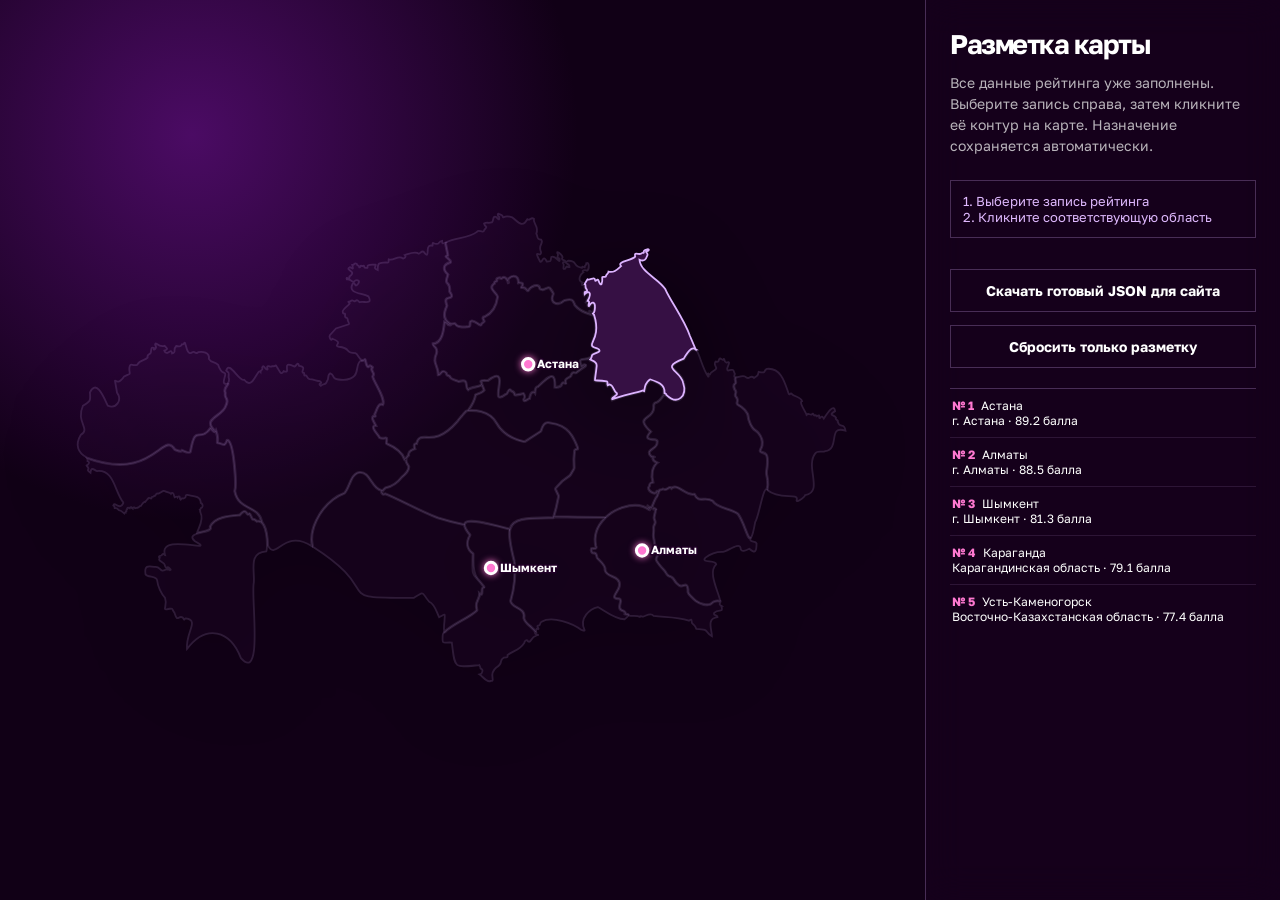
<file: map-annotation.html>
<!doctype html>
<html lang="ru">
<head>
  <meta charset="utf-8">
  <meta name="viewport" content="width=device-width,initial-scale=1">
  <title>Разметка регионов Казахстана</title>
  <link rel="preconnect" href="https://fonts.googleapis.com">
  <link rel="preconnect" href="https://fonts.gstatic.com" crossorigin>
  <link href="https://fonts.googleapis.com/css2?family=Golos+Text:wght@400;500;600;700;800&display=swap" rel="stylesheet">
  <style>
    :root { color-scheme: dark; --bg:#110016; --panel:#22002a; --line:rgba(218,173,255,.26); --violet:#c86bff; --pink:#ff78d1; }
    * { box-sizing:border-box; } body { margin:0; min-height:100vh; color:#fff; background:radial-gradient(circle at 15% 15%,#4b0b64 0,transparent 29%),var(--bg); font-family:"Golos Text",sans-serif; }
    main { display:grid; grid-template-columns:minmax(0,1fr) 355px; min-height:100vh; } .stage { display:grid; place-items:center; padding:42px; }
    .map-wrap { width:min(100%,1080px); } .map-wrap svg { width:100%; height:auto; overflow:visible; filter:drop-shadow(0 23px 40px #0009); }
    .map-wrap path { fill:#361044; stroke:#dcb3ff; stroke-width:1.8; vector-effect:non-scaling-stroke; cursor:pointer; transition:.18s; } .map-wrap path:hover,.map-wrap path.active { fill:var(--pink); stroke:white; filter:drop-shadow(0 0 12px var(--pink)); } .city-point { cursor:pointer; } .city-point circle { fill:#ff78d1; stroke:#fff; stroke-width:3; vector-effect:non-scaling-stroke; filter:drop-shadow(0 0 9px #ff78d1); } .city-point text { fill:#fff; font:700 27px "Golos Text",sans-serif; paint-order:stroke; stroke:#210027; stroke-width:7px; stroke-linejoin:round; } .city-point.active circle,.city-point:hover circle { fill:#fff; stroke:#ff78d1; stroke-width:5; }
    aside { padding:30px 24px; border-left:1px solid var(--line); background:rgba(22,0,29,.82); backdrop-filter:blur(18px); } h1 { margin:0 0 12px; font-size:27px; line-height:1.04; letter-spacing:-.055em; } p { color:rgba(255,255,255,.7); font-size:14px; line-height:1.5; } .selected { margin:24px 0 18px; padding:12px; border:1px solid var(--line); color:#e0b9ff; font-size:13px; } label { display:block; margin:13px 0 6px; color:#dcb3ff; font-size:12px; font-weight:700; } input { width:100%; padding:11px; border:1px solid var(--line); background:#130019; color:#fff; font:500 15px "Golos Text",sans-serif; outline:none; } input:focus { border-color:var(--pink); } button { width:100%; margin-top:13px; padding:12px; border:1px solid var(--violet); color:#fff; background:#4e126a; font:700 14px "Golos Text",sans-serif; cursor:pointer; } button.secondary { background:transparent; border-color:var(--line); } #rows { max-height:26vh; margin-top:20px; overflow:auto; border-top:1px solid var(--line); } .row { padding:9px 2px; border-bottom:1px solid rgba(218,173,255,.12); color:#fff; font-size:12px; cursor:pointer; } .row b { color:var(--pink); margin-right:7px; } @media(max-width:800px){ main{grid-template-columns:1fr}.stage{padding:25px 16px;min-height:56vh}aside{border-left:0;border-top:1px solid var(--line)} }
  </style>
</head>
<body>
  <main>
    <section class="stage"><div class="map-wrap" id="map" aria-label="Карта для разметки регионов"></div></section>
    <aside>
      <h1>Разметка карты</h1><p>Все данные рейтинга уже заполнены. Выберите запись справа, затем кликните её контур на карте. Назначение сохраняется автоматически.</p>
      <div class="selected" id="selected">1. Выберите запись рейтинга<br>2. Кликните соответствующую область</div>
      <button id="export" class="secondary">Скачать готовый JSON для сайта</button><button id="reset" class="secondary">Сбросить только разметку</button>
      <div id="rows"></div>
    </aside>
  <script>
    const ratings = [
      ['г. Астана','Астана',1,'89.2'],['г. Алматы','Алматы',2,'88.5'],['г. Шымкент','Шымкент',3,'81.3'],['Карагандинская область','Караганда',4,'79.1'],['Восточно-Казахстанская область','Усть-Каменогорск',5,'77.4'],['Западно-Казахстанская область','Уральск',6,'76.2'],['Костанайская область','Костанай',7,'75.8'],['Актюбинская область','Актобе',8,'74.9'],['область Жетісу','Талдыкорган',9,'73.5'],['Кызылординская область','Кызылорда',10,'72.8'],['Жамбылская область','Тараз',11,'71.4'],['Павлодарская область','Павлодар',12,'70.9'],['Акмолинская область','Кокшетау',13,'69.5'],['Алматинская область','Конаев',14,'68.2'],['Атырауская область','Атырау',15,'67.8'],['Северо-Казахстанская область','Петропавловск',16,'66.4'],['область Абай','Семей',17,'65.1'],['область Ұлытау','Жезказган',18,'64.3'],['Мангистауская область','Актау',19,'63.8'],['Туркестанская область','Туркестан',20,'62.5']
    ].map(([region,city,place,score])=>({region,city,place,score}));
    const map = document.querySelector('#map'), selected = document.querySelector('#selected'), storeKey = 'kazakhstan-region-annotation-v2';
    const republicanCities = [{id:'astana',label:'Астана',x:1110,y:350},{id:'almaty',label:'Алматы',x:1370,y:775},{id:'shymkent',label:'Шымкент',x:1025,y:815}];
    let assignments = JSON.parse(localStorage.getItem(storeKey) || '{}'), active = null, paths = [], cityPoints = [];
    const saveState = () => localStorage.setItem(storeKey, JSON.stringify(assignments));
    const targetLabel = target => typeof target === 'number' ? `контур ${target + 1}` : target?.startsWith('city:') ? `точка ${republicanCities.find(city=>`city:${city.id}`===target)?.label || ''}` : '';
    const renderRows = () => document.querySelector('#rows').innerHTML = ratings.map((item,i) => `<div class="row${i===active?' active-row':''}" data-id="${i}"><b>№ ${item.place}</b>${item.city}<br><span>${item.region} · ${item.score} балла${assignments[i] !== undefined ? ` · ${targetLabel(assignments[i])}` : ''}</span></div>`).join('');
    const selectRating = id => { active=id; const item=ratings[id], target=assignments[id]; paths.forEach((node,index)=>node.classList.toggle('active',index===target)); cityPoints.forEach(point=>point.classList.toggle('active',`city:${point.dataset.city}`===target)); selected.innerHTML=`<b>Выбрано:</b> № ${item.place} · ${item.city}<br>${item.region} · ${item.score} балла<br><br>Кликните соответствующую область или точку республиканского города на карте.`; renderRows(); };
    const assignTarget = target => { if(active===null){ selected.textContent='Сначала выберите запись рейтинга справа.'; return; } assignments[active]=target; saveState(); selectRating(active); };
    fetch('assets/kazakhstan-map.svg').then(r=>r.text()).then(svg=>{ map.innerHTML=svg; const mapSvg=map.querySelector('svg'); paths=[...mapSvg.querySelectorAll('path')]; paths.forEach((path,i)=>{path.dataset.regionId=i;path.addEventListener('click',()=>assignTarget(i));}); const ns='http://www.w3.org/2000/svg', group=document.createElementNS(ns,'g'); group.setAttribute('aria-label','Республиканские города'); republicanCities.forEach(city=>{const marker=document.createElementNS(ns,'g');marker.classList.add('city-point');marker.dataset.city=city.id;marker.innerHTML=`<circle cx="${city.x}" cy="${city.y}" r="13"></circle><text x="${city.x+20}" y="${city.y+9}">${city.label}</text>`;marker.addEventListener('click',event=>{event.stopPropagation();assignTarget(`city:${city.id}`)});group.append(marker);});mapSvg.append(group);cityPoints=[...group.querySelectorAll('.city-point')]; renderRows(); }).catch(()=>{selected.textContent='Не удалось загрузить SVG';});
    document.querySelector('#rows').onclick=event=>{const row=event.target.closest('.row');if(row)selectRating(Number(row.dataset.id));};
    document.querySelector('#reset').onclick=()=>{assignments={};saveState();active=null;selected.innerHTML='Разметка очищена. Выберите запись рейтинга.';paths.forEach(path=>path.classList.remove('active'));renderRows();};
    document.querySelector('#export').onclick=()=>{ const output=ratings.map((item,index)=>{const target=assignments[index];return {...item,pathIndex:typeof target==='number'?target:null,mapTarget:target ?? null}}); const blob=new Blob([JSON.stringify(output,null,2)],{type:'application/json'}); const link=Object.assign(document.createElement('a'),{href:URL.createObjectURL(blob),download:'kazakhstan-region-map.json'}); link.click(); URL.revokeObjectURL(link.href); };
  </script>
</body>
</html>
</file>
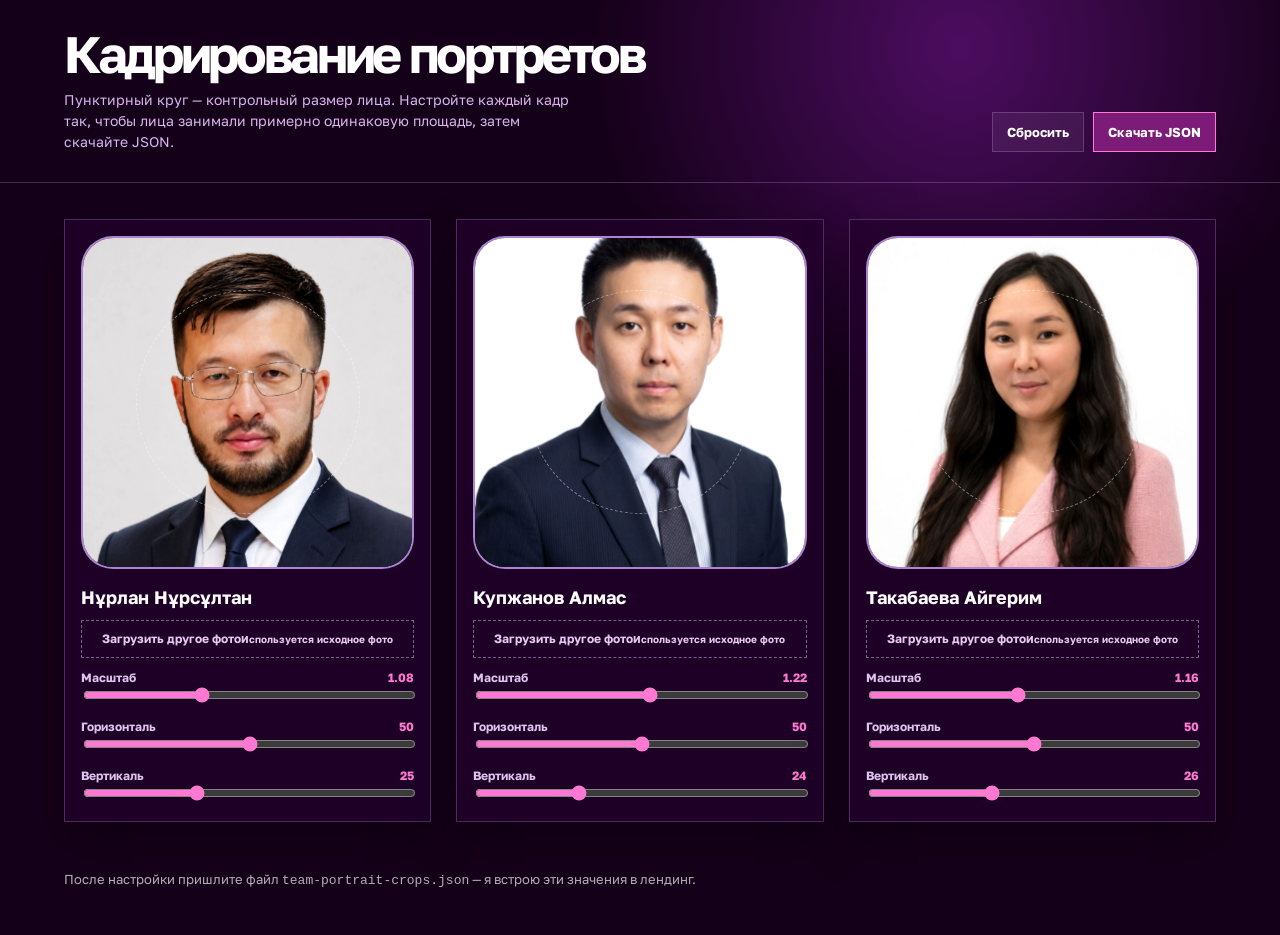
<file: portrait-crop-studio.html>
<!doctype html>
<html lang="ru">
<head>
  <meta charset="utf-8"><meta name="viewport" content="width=device-width,initial-scale=1">
  <title>Настройка портретов команды</title>
  <link rel="preconnect" href="https://fonts.googleapis.com"><link rel="preconnect" href="https://fonts.gstatic.com" crossorigin>
  <link href="https://fonts.googleapis.com/css2?family=Golos+Text:wght@400;500;600;700;800&display=swap" rel="stylesheet">
  <style>
    :root{--bg:#150019;--panel:#24002c;--line:rgba(214,164,255,.25);--pink:#ff78d1;--violet:#b65cff}*{box-sizing:border-box}body{margin:0;min-height:100vh;background:radial-gradient(circle at 75% 5%,#4c0d60 0,transparent 28%),var(--bg);color:#fff;font-family:"Golos Text",sans-serif}header{display:flex;align-items:end;justify-content:space-between;gap:20px;padding:30px max(24px,5vw);border-bottom:1px solid var(--line)}h1{margin:0;font-size:clamp(28px,4vw,54px);letter-spacing:-.065em;line-height:.95}header p{max-width:520px;margin:10px 0 0;color:#d9b4ee;font-size:14px;line-height:1.5}.toolbar{display:flex;gap:9px;flex-wrap:wrap}button{padding:11px 14px;border:1px solid var(--line);background:rgba(255,255,255,.06);color:#fff;font:700 13px "Golos Text",sans-serif;cursor:pointer}button.primary{border-color:var(--pink);background:#7d1c78}main{display:grid;grid-template-columns:repeat(3,minmax(0,1fr));gap:25px;padding:36px max(24px,5vw)}.person{min-width:0;padding:16px;border:1px solid var(--line);background:rgba(34,0,43,.72);box-shadow:0 20px 45px #0004}.portrait{position:relative;aspect-ratio:1;overflow:hidden;border:2px solid rgba(214,164,255,.8);border-radius:32px;background:#100014}.portrait:after{content:"";position:absolute;inset:16%;border:1px dashed rgba(255,255,255,.42);border-radius:50%;pointer-events:none}.portrait img{width:100%;height:100%;object-fit:cover;transform-origin:center;will-change:transform;filter:contrast(1.05)}h2{margin:17px 0 12px;font-size:18px}.upload{display:flex;align-items:center;justify-content:center;min-height:38px;margin-top:10px;border:1px dashed rgba(214,164,255,.55);color:#e7c8f5;font-size:12px;font-weight:700;cursor:pointer}.upload:hover{border-color:var(--pink);color:#fff}.upload input{display:none}.upload small{display:block;max-width:100%;overflow:hidden;text-overflow:ellipsis;white-space:nowrap}.control{margin-top:12px}.control label{display:flex;justify-content:space-between;color:#dec3ec;font-size:12px;font-weight:700}.control output{color:var(--pink)}input[type=range]{width:100%;accent-color:var(--pink)}.note{padding:0 max(24px,5vw) 35px;color:rgba(255,255,255,.68);font-size:13px}@media(max-width:800px){header{align-items:flex-start;flex-direction:column}main{grid-template-columns:1fr;max-width:480px;margin:auto}}
  </style>
</head>
<body>
  <header><div><h1>Кадрирование портретов</h1><p>Пунктирный круг — контрольный размер лица. Настройте каждый кадр так, чтобы лица занимали примерно одинаковую площадь, затем скачайте JSON.</p></div><div class="toolbar"><button id="reset">Сбросить</button><button class="primary" id="export">Скачать JSON</button></div></header>
  <main id="studio"></main><p class="note">После настройки пришлите файл <code>team-portrait-crops.json</code> — я встрою эти значения в лендинг.</p>
  <script>
    const people=[['Нұрлан Нұрсұлтан','assets/team-1.jpg',1.08,50,25],['Купжанов Алмас','assets/team-2.jpg',1.22,50,24],['Такабаева Айгерим','assets/team-3.jpg',1.16,50,26]];
    const key='portrait-crop-studio-v1',saved=JSON.parse(localStorage.getItem(key)||'{}'),studio=document.querySelector('#studio'),uploads={};
    const values=(i,defaults)=>saved[i]||{zoom:defaults[0],x:defaults[1],y:defaults[2]};
    const draw=()=>{studio.innerHTML='';people.forEach(([name,src,...defaults],i)=>{const v=values(i,defaults),card=document.createElement('article');card.className='person';card.dataset.id=i;card.innerHTML=`<div class="portrait"><img src="${uploads[i]?.url||src}" alt="${name}"></div><h2>${name}</h2><label class="upload">Загрузить другое фото<input type="file" accept="image/*"><small>${uploads[i]?.name||'Используется исходное фото'}</small></label>${[['zoom','Масштаб',.8,1.6,.01],['x','Горизонталь',30,70,1],['y','Вертикаль',15,45,1]].map(([id,label,min,max,step])=>`<div class="control"><label>${label}<output>${v[id]}</output></label><input data-key="${id}" type="range" min="${min}" max="${max}" step="${step}" value="${v[id]}"></div>`).join('')}`;studio.append(card);update(card);});};
    const update=card=>{const id=card.dataset.id,v={};card.querySelectorAll('input[data-key]').forEach(input=>v[input.dataset.key]=Number(input.value));saved[id]=v;localStorage.setItem(key,JSON.stringify(saved));const img=card.querySelector('img');img.style.objectPosition=`${v.x}% ${v.y}%`;img.style.transform=`scale(${v.zoom})`;card.querySelectorAll('output').forEach(output=>output.textContent=v[output.closest('.control').querySelector('input').dataset.key]);};
    studio.addEventListener('input',event=>{const card=event.target.closest('.person');if(card)update(card)});studio.addEventListener('change',event=>{const input=event.target;if(input.type!=='file'||!input.files?.[0])return;const card=input.closest('.person'),id=card.dataset.id,file=input.files[0];if(uploads[id]?.url)URL.revokeObjectURL(uploads[id].url);uploads[id]={name:file.name,url:URL.createObjectURL(file)};saved[id]={zoom:1,x:50,y:28};localStorage.setItem(key,JSON.stringify(saved));card.querySelector('.portrait img').src=uploads[id].url;card.querySelector('.upload small').textContent=file.name;card.querySelectorAll('input[data-key]').forEach(input=>input.value=saved[id][input.dataset.key]);update(card)});document.querySelector('#reset').onclick=()=>{localStorage.removeItem(key);location.reload()};document.querySelector('#export').onclick=()=>{const out=people.map(([name,src,...defaults],i)=>({name,photo:uploads[i]?.name||src,...values(i,defaults)}));const blob=new Blob([JSON.stringify(out,null,2)],{type:'application/json'}),a=Object.assign(document.createElement('a'),{href:URL.createObjectURL(blob),download:'team-portrait-crops.json'});a.click();URL.revokeObjectURL(a.href)};draw();
  </script>
</body>
</html>
</file>
